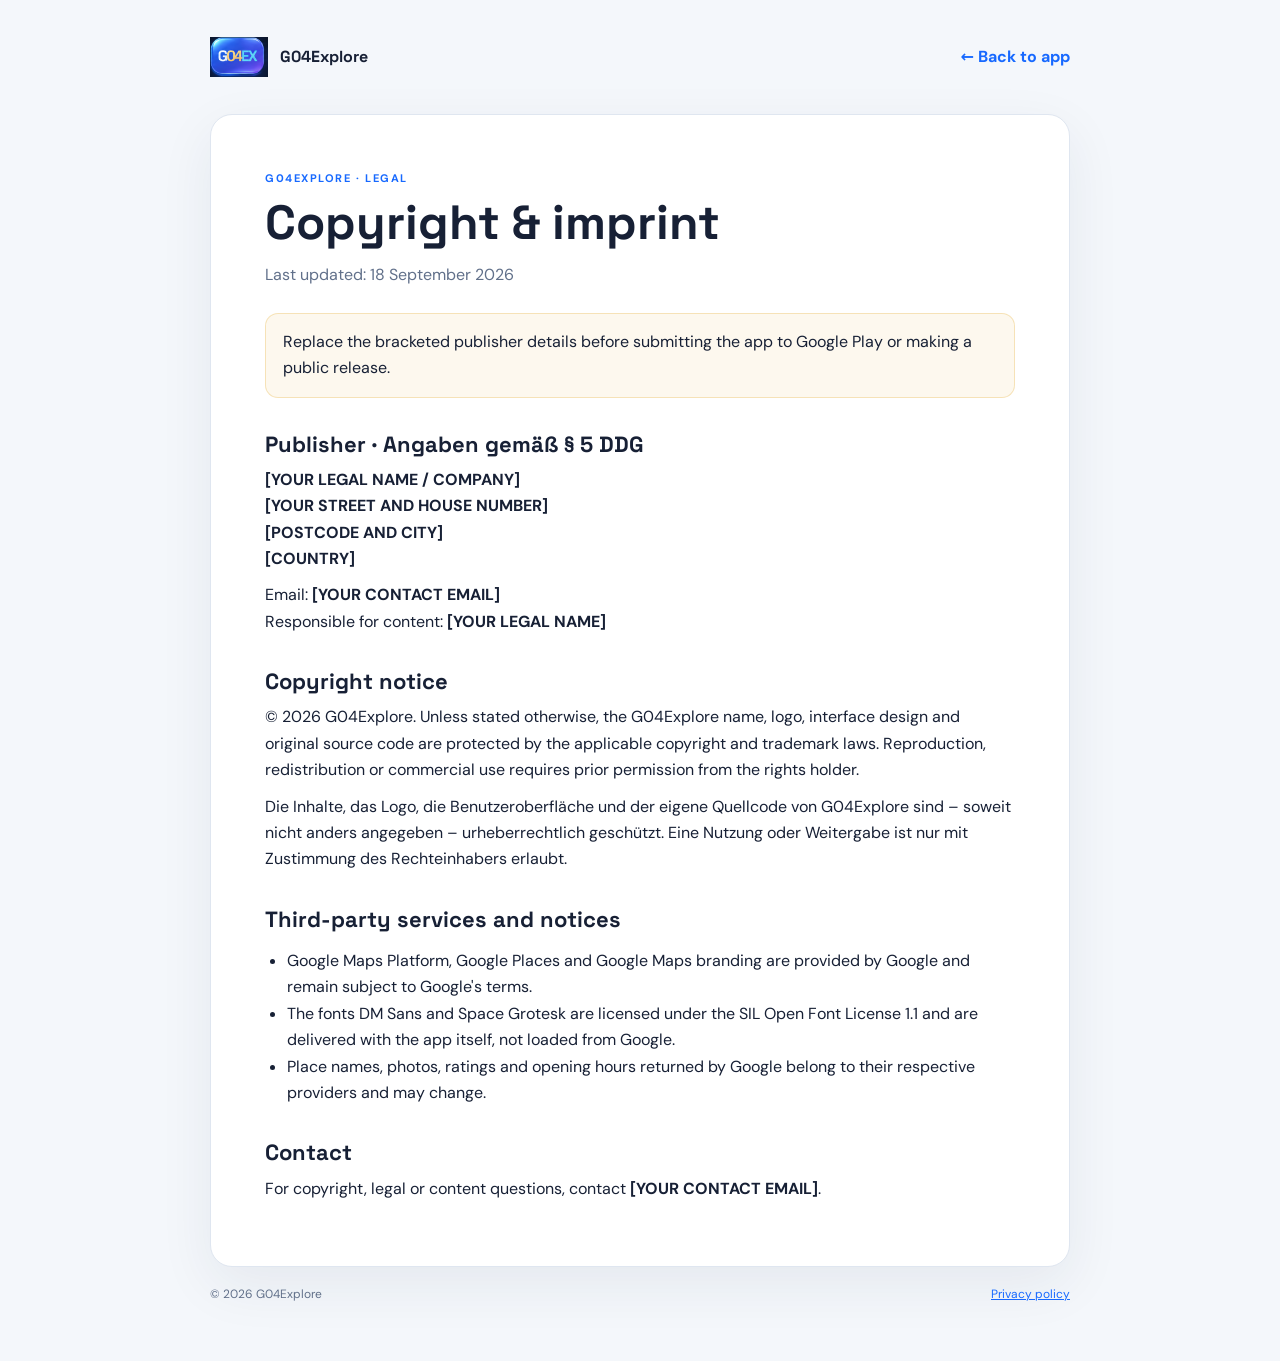
<file: imprint.html>
<!doctype html>
<html lang="en">
  <head>
    <meta charset="UTF-8" />
    <meta name="viewport" content="width=device-width, initial-scale=1" />
    <meta name="robots" content="index,follow" />
    <title>Copyright &amp; imprint · G04Explore</title>
    <link rel="stylesheet" href="fonts/fonts.css" />
    <link rel="stylesheet" href="legal.css" />
  </head>
  <body>
    <main class="legal-shell">
      <div class="legal-topbar">
        <a class="legal-brand" href="./">
          <img class="legal-brand-image" src="images/header/header-logo.png" alt="G04Explore" />
          <span class="legal-brand-name">G04Explore</span>
        </a>
        <a class="legal-back" href="./">← Back to app</a>
      </div>
      <article class="legal-card">
        <p class="legal-eyebrow">G04EXPLORE · LEGAL</p>
        <h1>Copyright &amp; imprint</h1>
        <p class="legal-muted">Last updated: 18 September 2026</p>

        <div class="legal-warning">
          Replace the bracketed publisher details before submitting the app to Google
          Play or making a public release.
        </div>

        <h2>Publisher · Angaben gemäß § 5 DDG</h2>
        <p>
          <strong>[YOUR LEGAL NAME / COMPANY]</strong><br />
          <strong>[YOUR STREET AND HOUSE NUMBER]</strong><br />
          <strong>[POSTCODE AND CITY]</strong><br />
          <strong>[COUNTRY]</strong>
        </p>
        <p>
          Email: <strong>[YOUR CONTACT EMAIL]</strong><br />
          Responsible for content: <strong>[YOUR LEGAL NAME]</strong>
        </p>

        <h2>Copyright notice</h2>
        <p>
          © 2026 G04Explore. Unless stated otherwise, the G04Explore name, logo,
          interface design and original source code are protected by the applicable
          copyright and trademark laws. Reproduction, redistribution or commercial use
          requires prior permission from the rights holder.
        </p>
        <p>
          Die Inhalte, das Logo, die Benutzeroberfläche und der eigene Quellcode von
          G04Explore sind – soweit nicht anders angegeben – urheberrechtlich geschützt.
          Eine Nutzung oder Weitergabe ist nur mit Zustimmung des Rechteinhabers erlaubt.
        </p>

        <h2>Third-party services and notices</h2>
        <ul>
          <li>Google Maps Platform, Google Places and Google Maps branding are provided by Google and remain subject to Google's terms.</li>
          <li>The fonts DM Sans and Space Grotesk are licensed under the SIL Open Font License 1.1 and are delivered with the app itself, not loaded from Google.</li>
          <li>Place names, photos, ratings and opening hours returned by Google belong to their respective providers and may change.</li>
        </ul>

        <h2>Contact</h2>
        <p>
          For copyright, legal or content questions, contact
          <strong>[YOUR CONTACT EMAIL]</strong>.
        </p>
      </article>
      <div class="legal-footer">
        <span>© 2026 G04Explore</span>
        <a href="privacy.html">Privacy policy</a>
      </div>
    </main>
  </body>
</html>
</file>
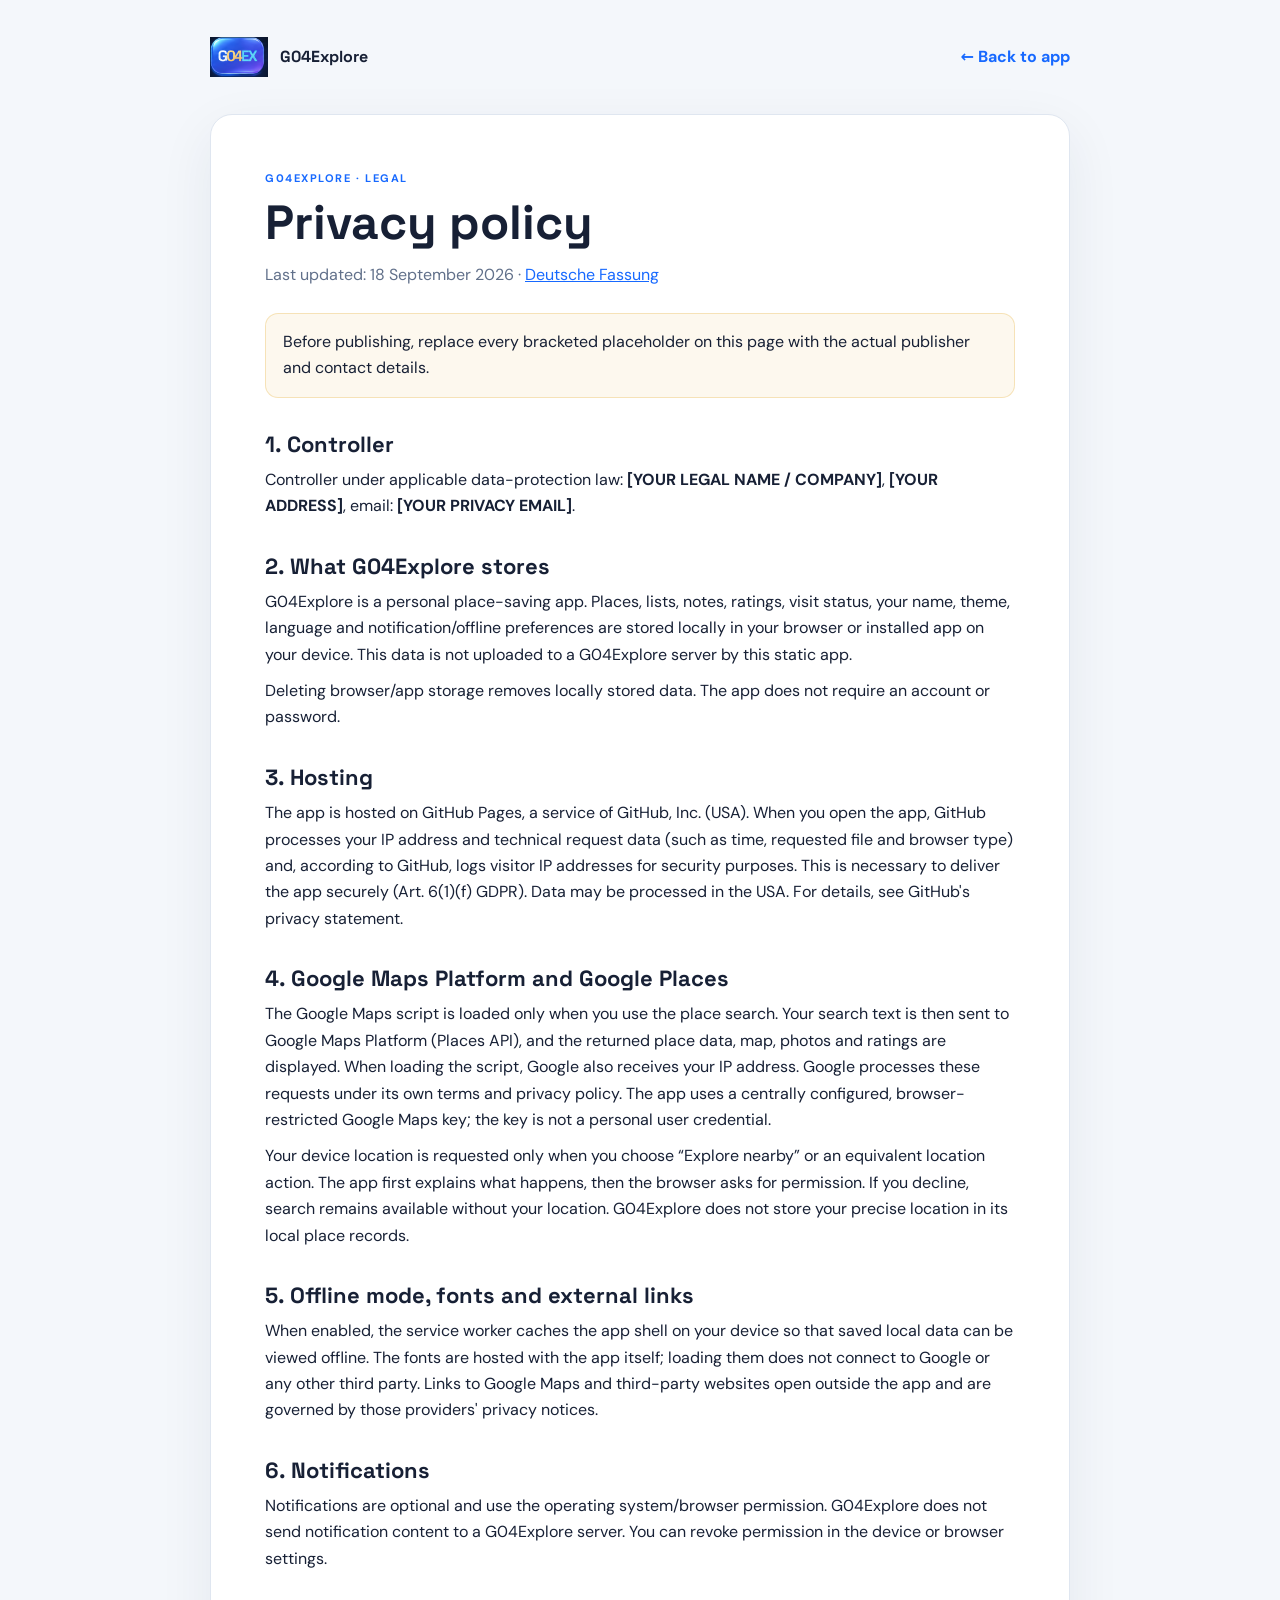
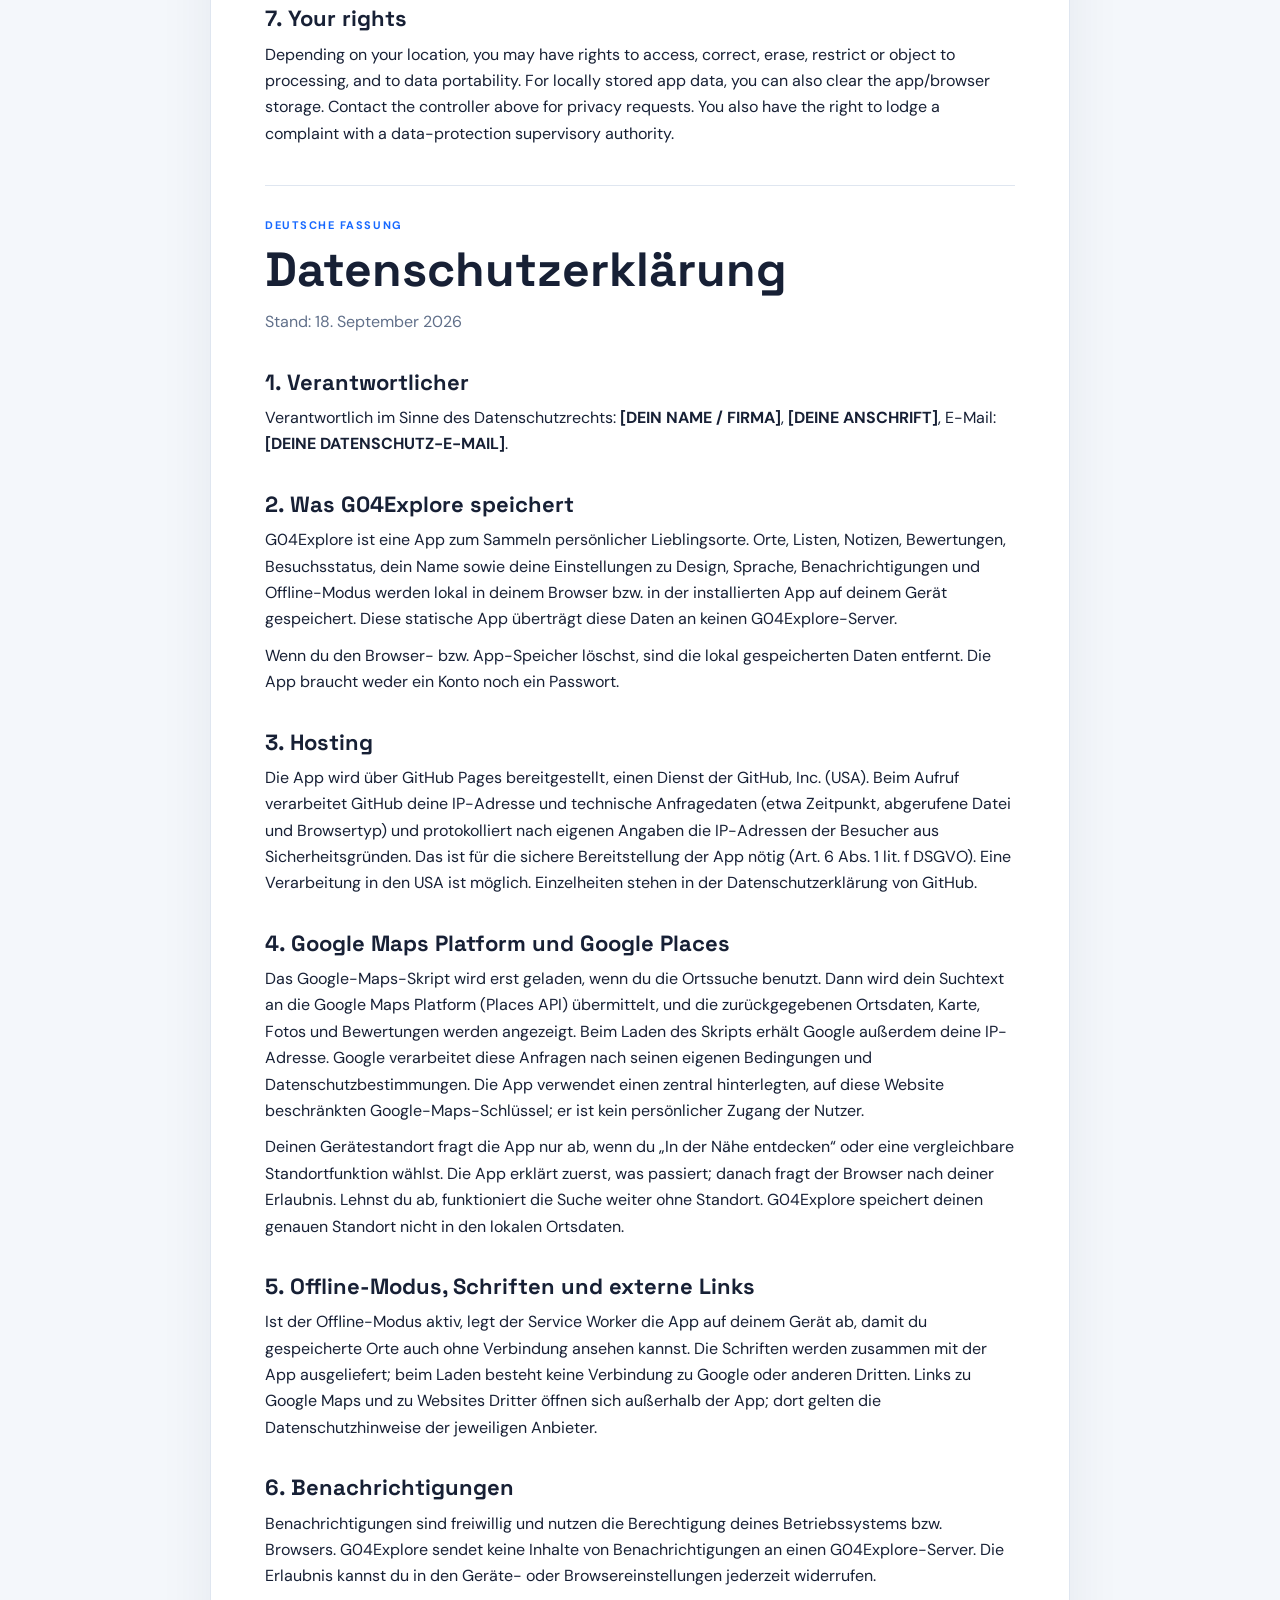
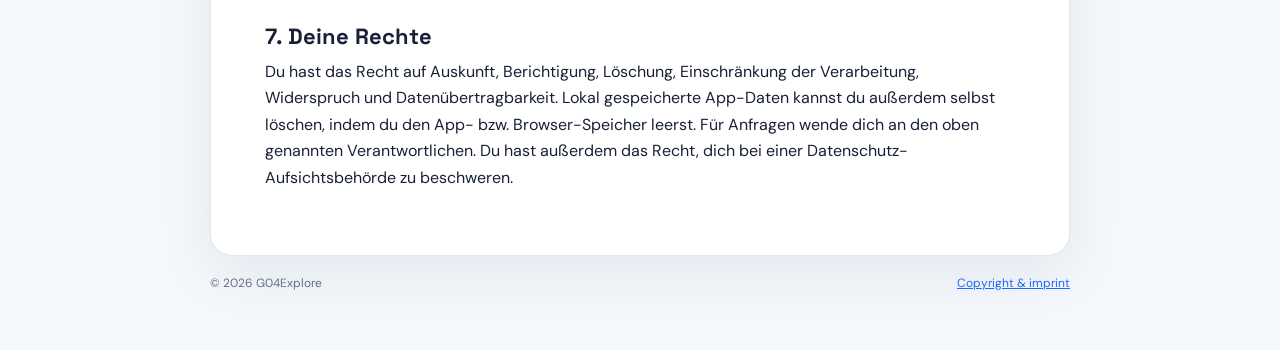
<file: privacy.html>
<!doctype html>
<html lang="en">
  <head>
    <meta charset="UTF-8" />
    <meta name="viewport" content="width=device-width, initial-scale=1" />
    <meta name="robots" content="index,follow" />
    <title>Privacy policy · G04Explore</title>
    <link rel="stylesheet" href="fonts/fonts.css" />
    <link rel="stylesheet" href="legal.css" />
  </head>
  <body>
    <main class="legal-shell">
      <div class="legal-topbar">
        <a class="legal-brand" href="./">
          <img class="legal-brand-image" src="images/header/header-logo.png" alt="G04Explore" />
          <span class="legal-brand-name">G04Explore</span>
        </a>
        <a class="legal-back" href="./">← Back to app</a>
      </div>
      <article class="legal-card">
        <p class="legal-eyebrow">G04EXPLORE · LEGAL</p>
        <h1>Privacy policy</h1>
        <p class="legal-muted">
          Last updated: 18 September 2026 ·
          <a href="#deutsch" lang="de">Deutsche Fassung</a>
        </p>

        <div class="legal-warning">
          Before publishing, replace every bracketed placeholder on this page with the
          actual publisher and contact details.
        </div>

        <h2>1. Controller</h2>
        <p>
          Controller under applicable data-protection law:
          <strong>[YOUR LEGAL NAME / COMPANY]</strong>,
          <strong>[YOUR ADDRESS]</strong>,
          email: <strong>[YOUR PRIVACY EMAIL]</strong>.
        </p>

        <h2>2. What G04Explore stores</h2>
        <p>
          G04Explore is a personal place-saving app. Places, lists, notes, ratings, visit
          status, your name, theme, language and notification/offline preferences are
          stored locally in your browser or installed app on your device. This data is
          not uploaded to a G04Explore server by this static app.
        </p>
        <p>
          Deleting browser/app storage removes locally stored data. The app does not
          require an account or password.
        </p>

        <h2>3. Hosting</h2>
        <p>
          The app is hosted on GitHub Pages, a service of GitHub, Inc. (USA). When you
          open the app, GitHub processes your IP address and technical request data
          (such as time, requested file and browser type) and, according to GitHub,
          logs visitor IP addresses for security purposes. This is necessary to deliver
          the app securely (Art. 6(1)(f) GDPR). Data may be processed in the USA. For
          details, see GitHub's privacy statement.
        </p>

        <h2>4. Google Maps Platform and Google Places</h2>
        <p>
          The Google Maps script is loaded only when you use the place search. Your
          search text is then sent to Google Maps Platform (Places API), and the
          returned place data, map, photos and ratings are displayed. When loading the
          script, Google also receives your IP address. Google processes these requests
          under its own terms and privacy policy. The app uses a centrally configured,
          browser-restricted Google Maps key; the key is not a personal user credential.
        </p>
        <p>
          Your device location is requested only when you choose “Explore nearby” or
          an equivalent location action. The app first explains what happens, then the
          browser asks for permission. If you decline, search remains available without
          your location. G04Explore does not store your precise location in its local
          place records.
        </p>

        <h2>5. Offline mode, fonts and external links</h2>
        <p>
          When enabled, the service worker caches the app shell on your device so that
          saved local data can be viewed offline. The fonts are hosted with the app
          itself; loading them does not connect to Google or any other third party.
          Links to Google Maps and third-party websites open outside the app and are
          governed by those providers' privacy notices.
        </p>

        <h2>6. Notifications</h2>
        <p>
          Notifications are optional and use the operating system/browser permission.
          G04Explore does not send notification content to a G04Explore server. You can
          revoke permission in the device or browser settings.
        </p>

        <h2>7. Your rights</h2>
        <p>
          Depending on your location, you may have rights to access, correct, erase,
          restrict or object to processing, and to data portability. For locally stored
          app data, you can also clear the app/browser storage. Contact the controller
          above for privacy requests. You also have the right to lodge a complaint with
          a data-protection supervisory authority.
        </p>

        <hr class="legal-divider" />

        <section id="deutsch" lang="de">
          <p class="legal-eyebrow">DEUTSCHE FASSUNG</p>
          <h1>Datenschutzerklärung</h1>
          <p class="legal-muted">Stand: 18. September 2026</p>

          <h2>1. Verantwortlicher</h2>
          <p>
            Verantwortlich im Sinne des Datenschutzrechts:
            <strong>[DEIN NAME / FIRMA]</strong>,
            <strong>[DEINE ANSCHRIFT]</strong>,
            E-Mail: <strong>[DEINE DATENSCHUTZ-E-MAIL]</strong>.
          </p>

          <h2>2. Was G04Explore speichert</h2>
          <p>
            G04Explore ist eine App zum Sammeln persönlicher Lieblingsorte. Orte, Listen,
            Notizen, Bewertungen, Besuchsstatus, dein Name sowie deine Einstellungen zu
            Design, Sprache, Benachrichtigungen und Offline-Modus werden lokal in deinem
            Browser bzw. in der installierten App auf deinem Gerät gespeichert. Diese
            statische App überträgt diese Daten an keinen G04Explore-Server.
          </p>
          <p>
            Wenn du den Browser- bzw. App-Speicher löschst, sind die lokal gespeicherten
            Daten entfernt. Die App braucht weder ein Konto noch ein Passwort.
          </p>

          <h2>3. Hosting</h2>
          <p>
            Die App wird über GitHub Pages bereitgestellt, einen Dienst der GitHub, Inc.
            (USA). Beim Aufruf verarbeitet GitHub deine IP-Adresse und technische
            Anfragedaten (etwa Zeitpunkt, abgerufene Datei und Browsertyp) und
            protokolliert nach eigenen Angaben die IP-Adressen der Besucher aus
            Sicherheitsgründen. Das ist für die sichere Bereitstellung der App nötig
            (Art. 6 Abs. 1 lit. f DSGVO). Eine Verarbeitung in den USA ist möglich.
            Einzelheiten stehen in der Datenschutzerklärung von GitHub.
          </p>

          <h2>4. Google Maps Platform und Google Places</h2>
          <p>
            Das Google-Maps-Skript wird erst geladen, wenn du die Ortssuche benutzt. Dann
            wird dein Suchtext an die Google Maps Platform (Places API) übermittelt, und
            die zurückgegebenen Ortsdaten, Karte, Fotos und Bewertungen werden angezeigt.
            Beim Laden des Skripts erhält Google außerdem deine IP-Adresse. Google
            verarbeitet diese Anfragen nach seinen eigenen Bedingungen und
            Datenschutzbestimmungen. Die App verwendet einen zentral hinterlegten,
            auf diese Website beschränkten Google-Maps-Schlüssel; er ist kein
            persönlicher Zugang der Nutzer.
          </p>
          <p>
            Deinen Gerätestandort fragt die App nur ab, wenn du „In der Nähe entdecken“
            oder eine vergleichbare Standortfunktion wählst. Die App erklärt zuerst, was
            passiert; danach fragt der Browser nach deiner Erlaubnis. Lehnst du ab,
            funktioniert die Suche weiter ohne Standort. G04Explore speichert deinen
            genauen Standort nicht in den lokalen Ortsdaten.
          </p>

          <h2>5. Offline-Modus, Schriften und externe Links</h2>
          <p>
            Ist der Offline-Modus aktiv, legt der Service Worker die App auf deinem Gerät
            ab, damit du gespeicherte Orte auch ohne Verbindung ansehen kannst. Die
            Schriften werden zusammen mit der App ausgeliefert; beim Laden besteht keine
            Verbindung zu Google oder anderen Dritten. Links zu Google Maps und zu
            Websites Dritter öffnen sich außerhalb der App; dort gelten die
            Datenschutzhinweise der jeweiligen Anbieter.
          </p>

          <h2>6. Benachrichtigungen</h2>
          <p>
            Benachrichtigungen sind freiwillig und nutzen die Berechtigung deines
            Betriebssystems bzw. Browsers. G04Explore sendet keine Inhalte von
            Benachrichtigungen an einen G04Explore-Server. Die Erlaubnis kannst du in den
            Geräte- oder Browsereinstellungen jederzeit widerrufen.
          </p>

          <h2>7. Deine Rechte</h2>
          <p>
            Du hast das Recht auf Auskunft, Berichtigung, Löschung, Einschränkung der
            Verarbeitung, Widerspruch und Datenübertragbarkeit. Lokal gespeicherte
            App-Daten kannst du außerdem selbst löschen, indem du den App- bzw.
            Browser-Speicher leerst. Für Anfragen wende dich an den oben genannten
            Verantwortlichen. Du hast außerdem das Recht, dich bei einer
            Datenschutz-Aufsichtsbehörde zu beschweren.
          </p>
        </section>
      </article>
      <div class="legal-footer">
        <span>© 2026 G04Explore</span>
        <a href="imprint.html">Copyright &amp; imprint</a>
      </div>
    </main>
  </body>
</html>
</file>
<file: fonts/fonts.css>
/* DM Sans und Space Grotesk, lokal gehostet (SIL Open Font License 1.1).
   Kein Abruf bei Google: beim Laden der Seite wird keine IP-Adresse an Dritte übertragen. */
/* DM Sans 400 latin-ext */
@font-face {
  font-family: 'DM Sans';
  font-style: normal;
  font-weight: 400;
  font-display: swap;
  src: url(dm-sans-latin-ext.woff2) format('woff2');
  unicode-range: U+0100-02BA, U+02BD-02C5, U+02C7-02CC, U+02CE-02D7, U+02DD-02FF, U+0304, U+0308, U+0329, U+1D00-1DBF, U+1E00-1E9F, U+1EF2-1EFF, U+2020, U+20A0-20AB, U+20AD-20C0, U+2113, U+2C60-2C7F, U+A720-A7FF;
}
/* DM Sans 400 latin */
@font-face {
  font-family: 'DM Sans';
  font-style: normal;
  font-weight: 400;
  font-display: swap;
  src: url(dm-sans-latin.woff2) format('woff2');
  unicode-range: U+0000-00FF, U+0131, U+0152-0153, U+02BB-02BC, U+02C6, U+02DA, U+02DC, U+0304, U+0308, U+0329, U+2000-206F, U+20AC, U+2122, U+2191, U+2193, U+2212, U+2215, U+FEFF, U+FFFD;
}
/* DM Sans 500 latin-ext */
@font-face {
  font-family: 'DM Sans';
  font-style: normal;
  font-weight: 500;
  font-display: swap;
  src: url(dm-sans-latin-ext.woff2) format('woff2');
  unicode-range: U+0100-02BA, U+02BD-02C5, U+02C7-02CC, U+02CE-02D7, U+02DD-02FF, U+0304, U+0308, U+0329, U+1D00-1DBF, U+1E00-1E9F, U+1EF2-1EFF, U+2020, U+20A0-20AB, U+20AD-20C0, U+2113, U+2C60-2C7F, U+A720-A7FF;
}
/* DM Sans 500 latin */
@font-face {
  font-family: 'DM Sans';
  font-style: normal;
  font-weight: 500;
  font-display: swap;
  src: url(dm-sans-latin.woff2) format('woff2');
  unicode-range: U+0000-00FF, U+0131, U+0152-0153, U+02BB-02BC, U+02C6, U+02DA, U+02DC, U+0304, U+0308, U+0329, U+2000-206F, U+20AC, U+2122, U+2191, U+2193, U+2212, U+2215, U+FEFF, U+FFFD;
}
/* DM Sans 600 latin-ext */
@font-face {
  font-family: 'DM Sans';
  font-style: normal;
  font-weight: 600;
  font-display: swap;
  src: url(dm-sans-latin-ext.woff2) format('woff2');
  unicode-range: U+0100-02BA, U+02BD-02C5, U+02C7-02CC, U+02CE-02D7, U+02DD-02FF, U+0304, U+0308, U+0329, U+1D00-1DBF, U+1E00-1E9F, U+1EF2-1EFF, U+2020, U+20A0-20AB, U+20AD-20C0, U+2113, U+2C60-2C7F, U+A720-A7FF;
}
/* DM Sans 600 latin */
@font-face {
  font-family: 'DM Sans';
  font-style: normal;
  font-weight: 600;
  font-display: swap;
  src: url(dm-sans-latin.woff2) format('woff2');
  unicode-range: U+0000-00FF, U+0131, U+0152-0153, U+02BB-02BC, U+02C6, U+02DA, U+02DC, U+0304, U+0308, U+0329, U+2000-206F, U+20AC, U+2122, U+2191, U+2193, U+2212, U+2215, U+FEFF, U+FFFD;
}
/* DM Sans 700 latin-ext */
@font-face {
  font-family: 'DM Sans';
  font-style: normal;
  font-weight: 700;
  font-display: swap;
  src: url(dm-sans-latin-ext.woff2) format('woff2');
  unicode-range: U+0100-02BA, U+02BD-02C5, U+02C7-02CC, U+02CE-02D7, U+02DD-02FF, U+0304, U+0308, U+0329, U+1D00-1DBF, U+1E00-1E9F, U+1EF2-1EFF, U+2020, U+20A0-20AB, U+20AD-20C0, U+2113, U+2C60-2C7F, U+A720-A7FF;
}
/* DM Sans 700 latin */
@font-face {
  font-family: 'DM Sans';
  font-style: normal;
  font-weight: 700;
  font-display: swap;
  src: url(dm-sans-latin.woff2) format('woff2');
  unicode-range: U+0000-00FF, U+0131, U+0152-0153, U+02BB-02BC, U+02C6, U+02DA, U+02DC, U+0304, U+0308, U+0329, U+2000-206F, U+20AC, U+2122, U+2191, U+2193, U+2212, U+2215, U+FEFF, U+FFFD;
}
/* Space Grotesk 500 latin-ext */
@font-face {
  font-family: 'Space Grotesk';
  font-style: normal;
  font-weight: 500;
  font-display: swap;
  src: url(space-grotesk-latin-ext.woff2) format('woff2');
  unicode-range: U+0100-02BA, U+02BD-02C5, U+02C7-02CC, U+02CE-02D7, U+02DD-02FF, U+0304, U+0308, U+0329, U+1D00-1DBF, U+1E00-1E9F, U+1EF2-1EFF, U+2020, U+20A0-20AB, U+20AD-20C0, U+2113, U+2C60-2C7F, U+A720-A7FF;
}
/* Space Grotesk 500 latin */
@font-face {
  font-family: 'Space Grotesk';
  font-style: normal;
  font-weight: 500;
  font-display: swap;
  src: url(space-grotesk-latin.woff2) format('woff2');
  unicode-range: U+0000-00FF, U+0131, U+0152-0153, U+02BB-02BC, U+02C6, U+02DA, U+02DC, U+0304, U+0308, U+0329, U+2000-206F, U+20AC, U+2122, U+2191, U+2193, U+2212, U+2215, U+FEFF, U+FFFD;
}
/* Space Grotesk 600 latin-ext */
@font-face {
  font-family: 'Space Grotesk';
  font-style: normal;
  font-weight: 600;
  font-display: swap;
  src: url(space-grotesk-latin-ext.woff2) format('woff2');
  unicode-range: U+0100-02BA, U+02BD-02C5, U+02C7-02CC, U+02CE-02D7, U+02DD-02FF, U+0304, U+0308, U+0329, U+1D00-1DBF, U+1E00-1E9F, U+1EF2-1EFF, U+2020, U+20A0-20AB, U+20AD-20C0, U+2113, U+2C60-2C7F, U+A720-A7FF;
}
/* Space Grotesk 600 latin */
@font-face {
  font-family: 'Space Grotesk';
  font-style: normal;
  font-weight: 600;
  font-display: swap;
  src: url(space-grotesk-latin.woff2) format('woff2');
  unicode-range: U+0000-00FF, U+0131, U+0152-0153, U+02BB-02BC, U+02C6, U+02DA, U+02DC, U+0304, U+0308, U+0329, U+2000-206F, U+20AC, U+2122, U+2191, U+2193, U+2212, U+2215, U+FEFF, U+FFFD;
}
/* Space Grotesk 700 latin-ext */
@font-face {
  font-family: 'Space Grotesk';
  font-style: normal;
  font-weight: 700;
  font-display: swap;
  src: url(space-grotesk-latin-ext.woff2) format('woff2');
  unicode-range: U+0100-02BA, U+02BD-02C5, U+02C7-02CC, U+02CE-02D7, U+02DD-02FF, U+0304, U+0308, U+0329, U+1D00-1DBF, U+1E00-1E9F, U+1EF2-1EFF, U+2020, U+20A0-20AB, U+20AD-20C0, U+2113, U+2C60-2C7F, U+A720-A7FF;
}
/* Space Grotesk 700 latin */
@font-face {
  font-family: 'Space Grotesk';
  font-style: normal;
  font-weight: 700;
  font-display: swap;
  src: url(space-grotesk-latin.woff2) format('woff2');
  unicode-range: U+0000-00FF, U+0131, U+0152-0153, U+02BB-02BC, U+02C6, U+02DA, U+02DC, U+0304, U+0308, U+0329, U+2000-206F, U+20AC, U+2122, U+2191, U+2193, U+2212, U+2215, U+FEFF, U+FFFD;
}
</file>
<file: legal.css>
:root {
  color-scheme: light;
  --legal-bg: #f4f7fb;
  --legal-surface: #fff;
  --legal-ink: #172035;
  --legal-muted: #61708a;
  --legal-line: #dfe6f0;
  --legal-blue: #1769ff;
}
@media (prefers-color-scheme: dark) {
  :root {
    color-scheme: dark;
    --legal-bg: #050607;
    --legal-surface: #101114;
    --legal-ink: #f4f4f5;
    --legal-muted: #a1a1aa;
    --legal-line: #27272a;
  }
}
* { box-sizing: border-box; }
body {
  margin: 0;
  background: var(--legal-bg);
  color: var(--legal-ink);
  font-family: "DM Sans", system-ui, sans-serif;
  line-height: 1.65;
}
.legal-shell {
  width: min(860px, calc(100% - 32px));
  margin: 0 auto;
  padding: 28px 0 56px;
}
.legal-topbar {
  display: flex;
  align-items: center;
  justify-content: space-between;
  gap: 20px;
  margin-bottom: 28px;
}
.legal-brand {
  display: inline-flex;
  align-items: center;
  gap: 12px;
  min-width: 0;
  color: var(--legal-ink);
  font-family: "Space Grotesk", system-ui, sans-serif;
  font-weight: 700;
  text-decoration: none;
  white-space: nowrap;
}
.legal-brand-image {
  display: block;
  flex: 0 0 58px;
  width: 58px;
  height: 58px;
  object-fit: contain;
}
.legal-brand-name {
  overflow: hidden;
  text-overflow: ellipsis;
}
.legal-brand-mark {
  display: inline-grid;
  place-items: center;
  width: 42px;
  height: 34px;
  margin-right: 8px;
  border-radius: 10px;
  background: linear-gradient(135deg, #1769ff, #7548dd);
  color: #fff;
  font-size: 12px;
}
.legal-brand-mark span { color: #ffd15c; }
.legal-back {
  color: var(--legal-blue);
  font-weight: 700;
  text-decoration: none;
}
.legal-card {
  background: var(--legal-surface);
  border: 1px solid var(--legal-line);
  border-radius: 22px;
  padding: clamp(24px, 5vw, 54px);
  box-shadow: 0 18px 55px #16274612;
}
.legal-eyebrow {
  margin: 0 0 8px;
  color: var(--legal-blue);
  font-size: 11px;
  font-weight: 800;
  letter-spacing: .14em;
}
h1, h2 { font-family: "Space Grotesk", system-ui, sans-serif; line-height: 1.15; }
h1 { margin: 0 0 12px; font-size: clamp(30px, 6vw, 48px); }
h2 { margin: 34px 0 10px; font-size: 22px; }
p { margin: 10px 0; }
ul { padding-left: 22px; }
.legal-muted { color: var(--legal-muted); }
.legal-warning {
  margin: 24px 0;
  padding: 15px 17px;
  border: 1px solid #e7b84955;
  border-radius: 13px;
  background: #e7b84918;
}
.legal-footer {
  display: flex;
  justify-content: space-between;
  gap: 16px;
  flex-wrap: wrap;
  margin-top: 18px;
  color: var(--legal-muted);
  font-size: 12px;
}
a { color: var(--legal-blue); }
.legal-divider {
  margin: 38px 0 30px;
  border: 0;
  border-top: 1px solid var(--legal-line);
}
@media (max-width: 520px) {
  .legal-shell { width: min(100% - 20px, 860px); padding-top: 12px; }
  .legal-topbar { align-items: center; gap: 12px; }
  .legal-brand { gap: 9px; font-size: 16px; }
  .legal-brand-image { flex-basis: 50px; width: 50px; height: 50px; }
  .legal-back { flex: 0 0 auto; font-size: 14px; }
  .legal-card { border-radius: 16px; padding: 22px 18px; }
}
</file>
